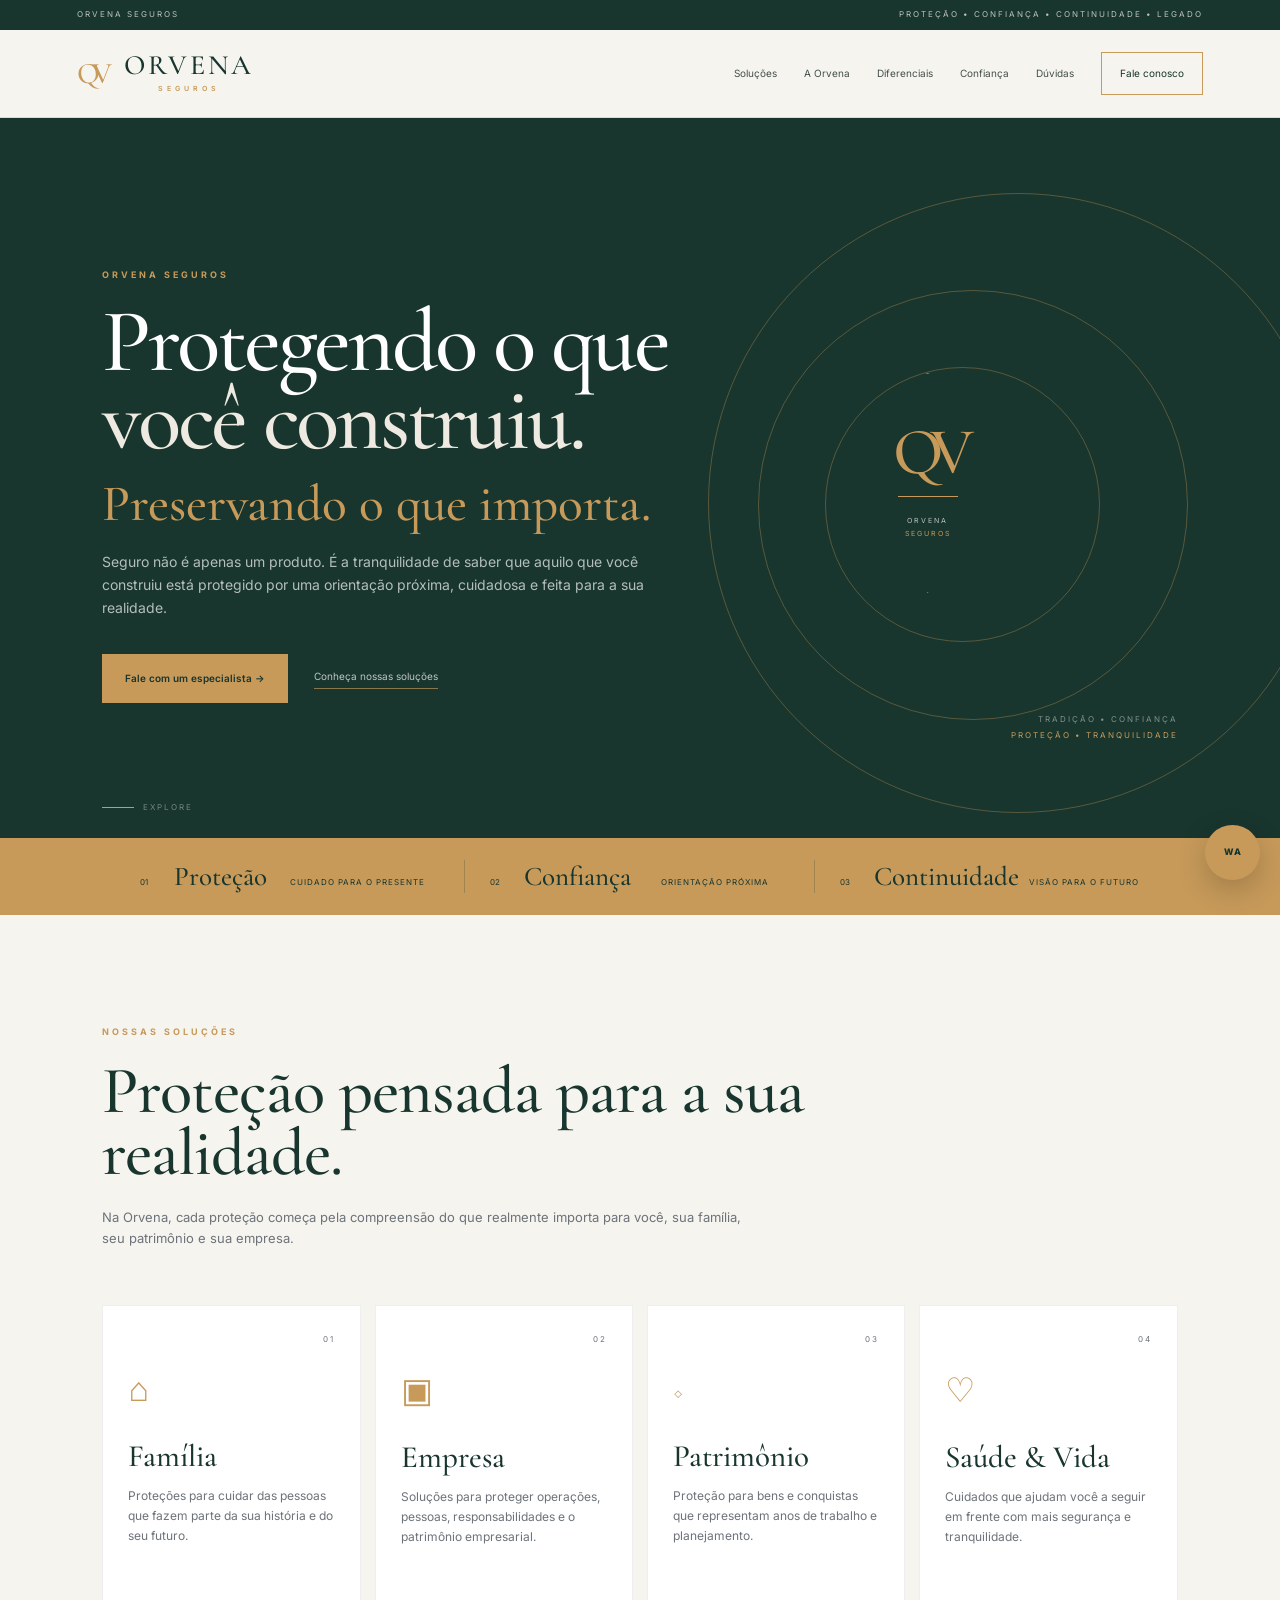
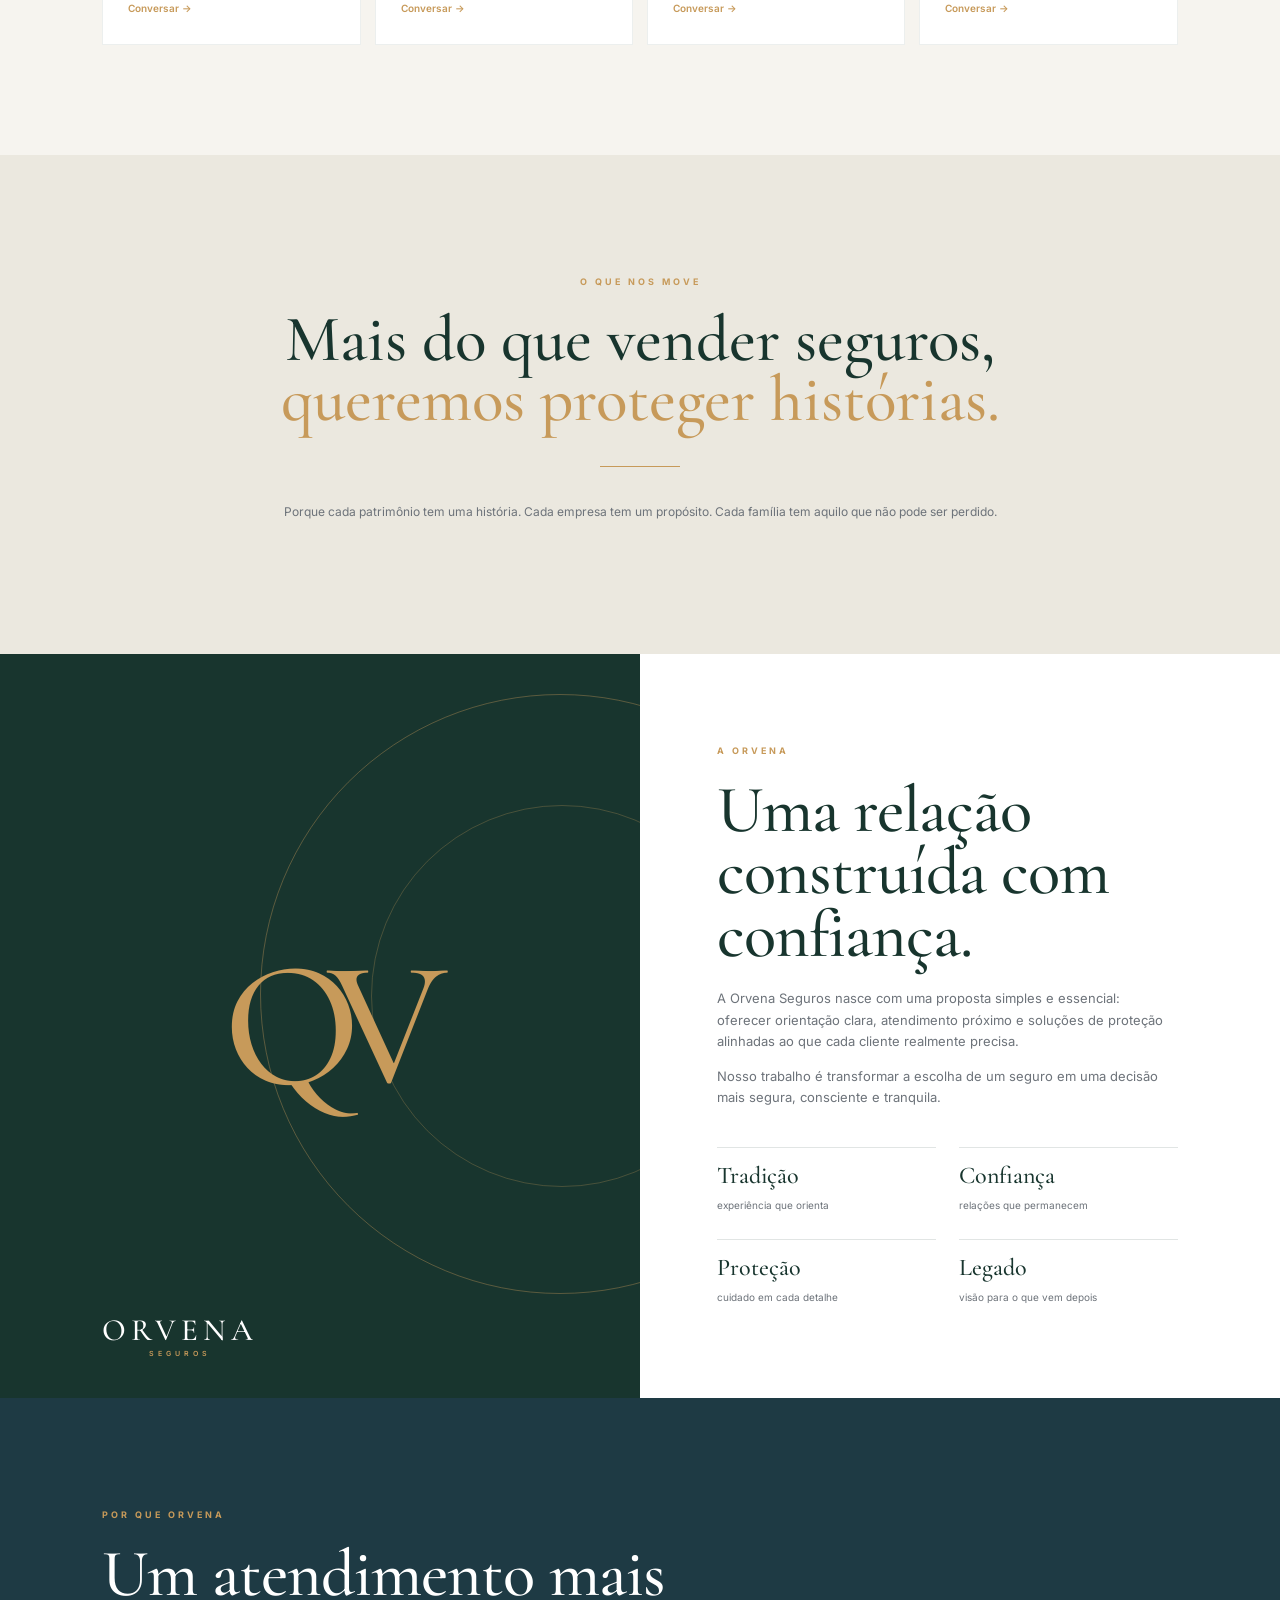
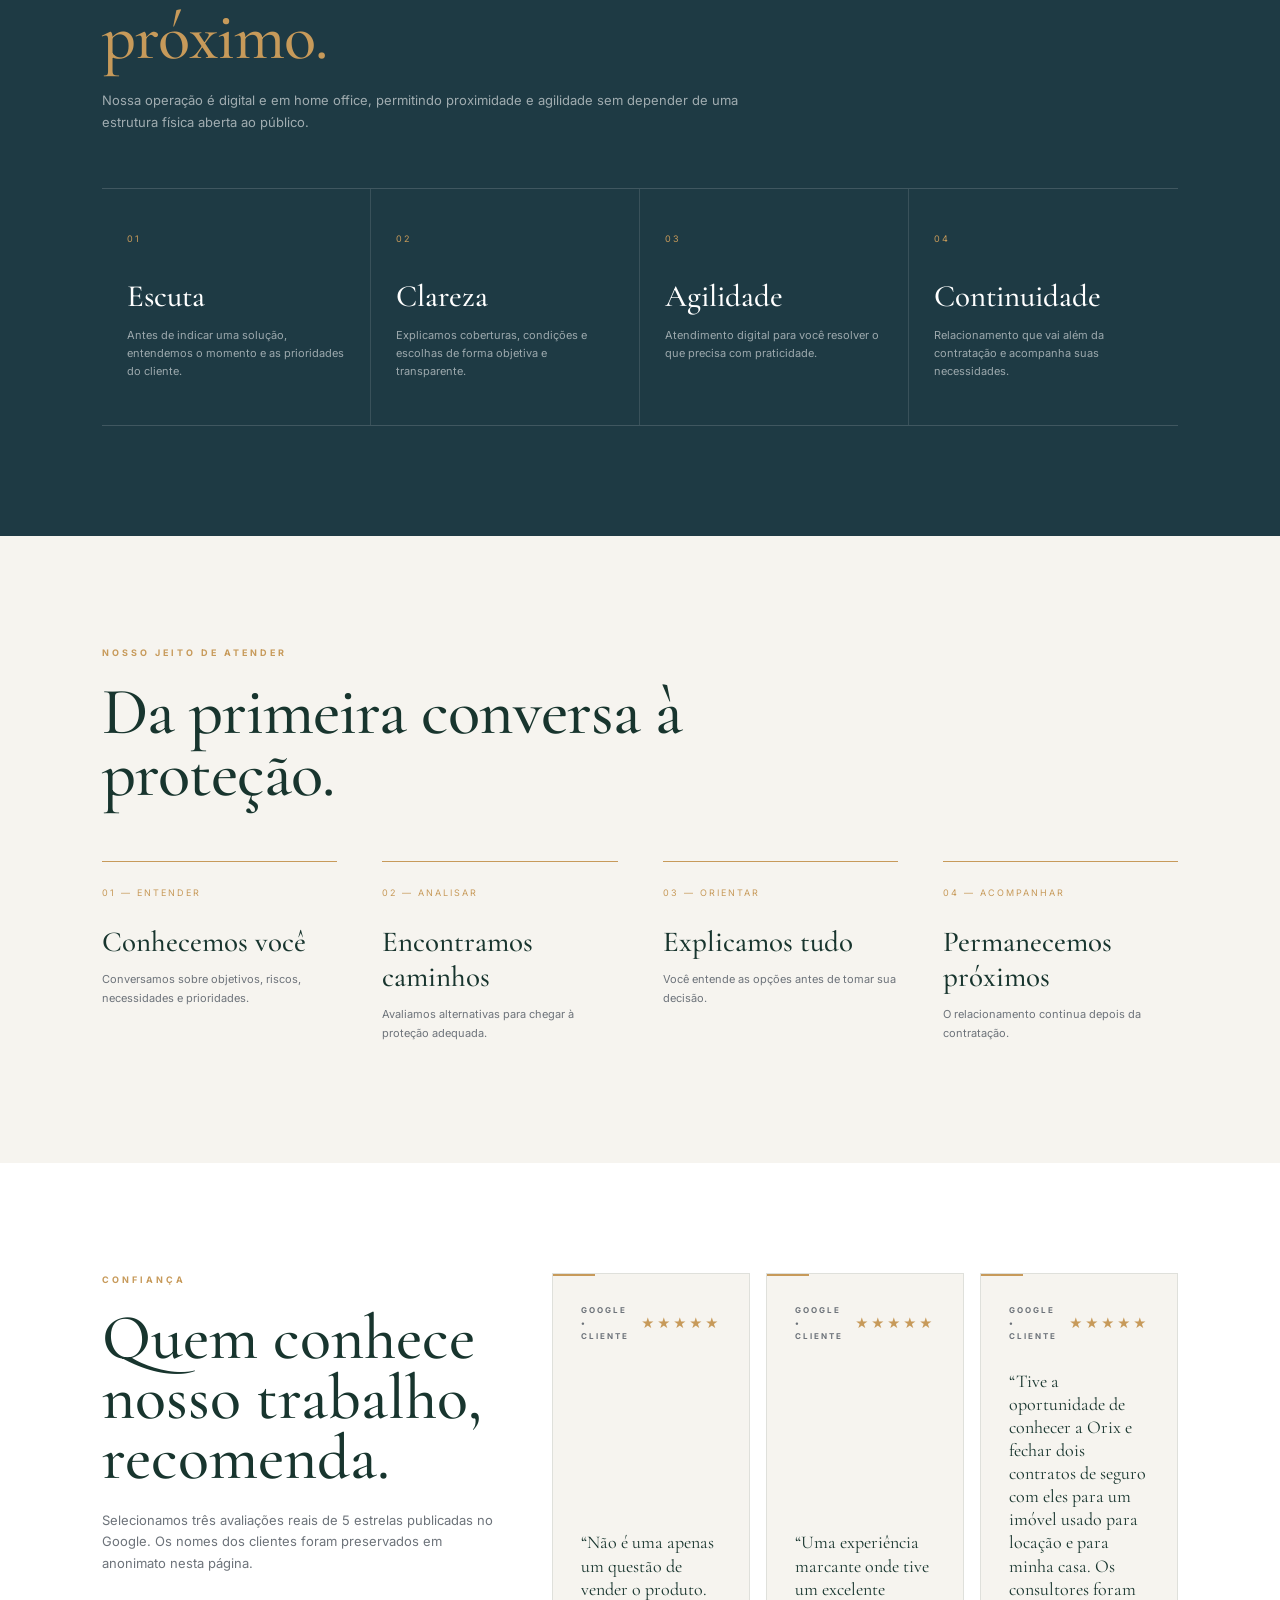
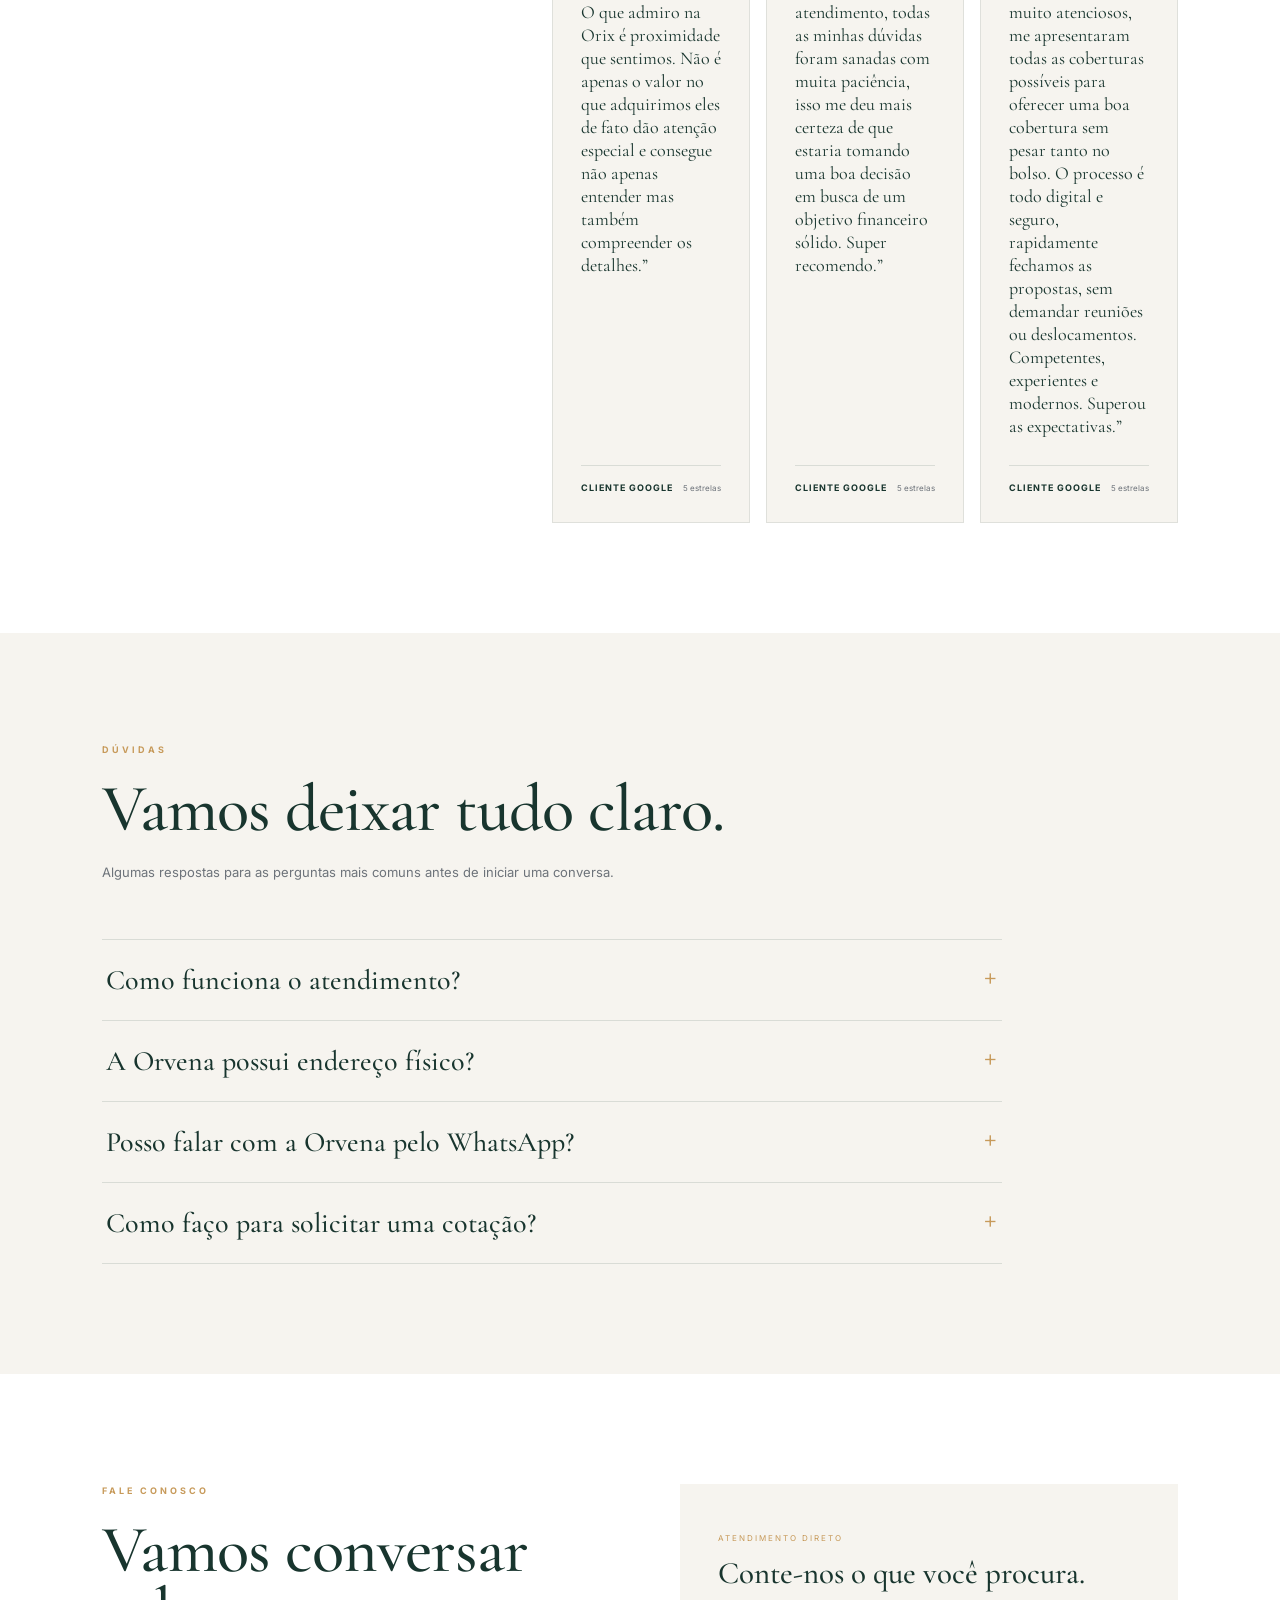
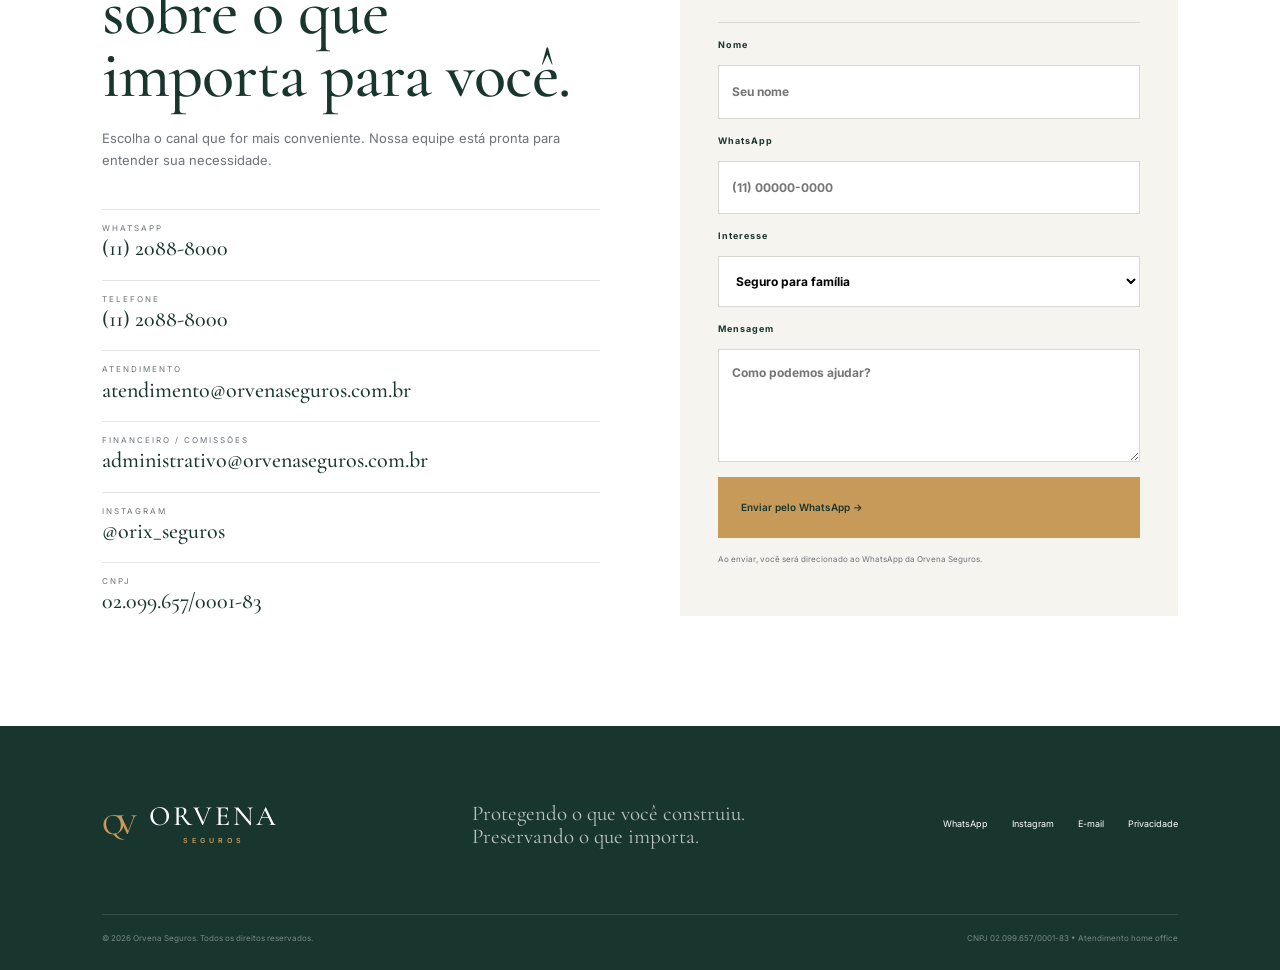
<file: index.html>
<!doctype html>
<html lang="pt-BR">
<head>
<meta charset="utf-8">
<meta name="viewport" content="width=device-width, initial-scale=1">
<title>Orvena Seguros | Protegendo o que você construiu</title>
<meta name="description" content="Orvena Seguros — proteção, confiança, continuidade e legado. Atendimento consultivo pelo WhatsApp e telefone.">
<meta name="theme-color" content="#18352E">
<link rel="icon" href="assets/favicon.svg" type="image/svg+xml">
<link rel="preconnect" href="https://fonts.googleapis.com">
<link rel="preconnect" href="https://fonts.gstatic.com" crossorigin>
<link href="https://fonts.googleapis.com/css2?family=Cormorant+Garamond:wght@400;500;600;700&family=Inter:wght@300;400;500;600;700&display=swap" rel="stylesheet">
<link rel="stylesheet" href="styles.css">
</head>
<body>

<div class="announcement">
  <span>ORVENA SEGUROS</span>
  <span>Proteção • Confiança • Continuidade • Legado</span>
</div>

<header class="header">
  <a class="logo" href="#inicio" aria-label="Orvena Seguros">
    <span class="monogram">QV</span>
    <span class="logo-name">ORVENA<small>SEGUROS</small></span>
  </a>
  <button class="menu-btn" aria-label="Abrir menu"><span></span><span></span><span></span></button>
  <nav class="nav">
    <a href="#solucoes">Soluções</a>
    <a href="#orvena">A Orvena</a>
    <a href="#diferenciais">Diferenciais</a>
    <a href="#confianca">Confiança</a>
    <a href="#duvidas">Dúvidas</a>
    <a class="nav-cta" href="#contato">Fale conosco</a>
  </nav>
</header>

<main>
<section class="hero" id="inicio">
  <div class="hero-copy">
    <p class="kicker">ORVENA SEGUROS</p>
    <h1>Protegendo o que<br><span>você construiu.</span></h1>
    <div class="hero-sub">Preservando o que importa.</div>
    <p class="hero-body">Seguro não é apenas um produto. É a tranquilidade de saber que aquilo que você construiu está protegido por uma orientação próxima, cuidadosa e feita para a sua realidade.</p>
    <div class="hero-actions">
      <a class="btn btn-gold" href="https://wa.me/551120888000?text=Ol%C3%A1%2C%20Orvena%20Seguros!%20Gostaria%20de%20falar%20com%20um%20especialista." target="_blank" rel="noopener">Fale com um especialista →</a>
      <a class="text-link" href="#solucoes">Conheça nossas soluções</a>
    </div>
  </div>
  <div class="hero-visual" aria-hidden="true">
    <div class="gold-ring ring-a"></div><div class="gold-ring ring-b"></div><div class="gold-ring ring-c"></div>
    <div class="crest"><div class="crest-top">QV</div><div class="crest-line"></div><div class="crest-text">ORVENA<br><em>SEGUROS</em></div></div>
    <div class="hero-note">TRADIÇÃO • CONFIANÇA<br><span>PROTEÇÃO • TRANQUILIDADE</span></div>
  </div>
  <div class="scroll-cue"><span></span>Explore</div>
</section>

<section class="pillars" aria-label="Pilares da marca">
  <div><small>01</small><strong>Proteção</strong><span>cuidado para o presente</span></div>
  <div><small>02</small><strong>Confiança</strong><span>orientação próxima</span></div>
  <div><small>03</small><strong>Continuidade</strong><span>visão para o futuro</span></div>
</section>

<section class="section" id="solucoes">
  <div class="section-intro">
    <p class="kicker">NOSSAS SOLUÇÕES</p>
    <h2>Proteção pensada para a sua realidade.</h2>
    <p>Na Orvena, cada proteção começa pela compreensão do que realmente importa para você, sua família, seu patrimônio e sua empresa.</p>
  </div>
  <div class="cards">
    <article class="card"><div class="card-number">01</div><div class="line-icon">⌂</div><h3>Família</h3><p>Proteções para cuidar das pessoas que fazem parte da sua história e do seu futuro.</p><a href="#contato">Conversar →</a></article>
    <article class="card"><div class="card-number">02</div><div class="line-icon">▣</div><h3>Empresa</h3><p>Soluções para proteger operações, pessoas, responsabilidades e o patrimônio empresarial.</p><a href="#contato">Conversar →</a></article>
    <article class="card"><div class="card-number">03</div><div class="line-icon">◇</div><h3>Patrimônio</h3><p>Proteção para bens e conquistas que representam anos de trabalho e planejamento.</p><a href="#contato">Conversar →</a></article>
    <article class="card"><div class="card-number">04</div><div class="line-icon">♡</div><h3>Saúde & Vida</h3><p>Cuidados que ajudam você a seguir em frente com mais segurança e tranquilidade.</p><a href="#contato">Conversar →</a></article>
  </div>
</section>

<section class="statement">
  <div class="statement-inner">
    <p class="kicker">O QUE NOS MOVE</p>
    <h2>Mais do que vender seguros,<br><i>queremos proteger histórias.</i></h2>
    <div class="statement-rule"></div>
    <p>Porque cada patrimônio tem uma história. Cada empresa tem um propósito. Cada família tem aquilo que não pode ser perdido.</p>
  </div>
</section>

<section class="about" id="orvena">
  <div class="about-art">
    <div class="about-circle"></div><div class="about-qv">QV</div>
    <div class="about-caption">ORVENA <span>SEGUROS</span></div>
  </div>
  <div class="about-copy">
    <p class="kicker">A ORVENA</p>
    <h2>Uma relação construída com confiança.</h2>
    <p>A Orvena Seguros nasce com uma proposta simples e essencial: oferecer orientação clara, atendimento próximo e soluções de proteção alinhadas ao que cada cliente realmente precisa.</p>
    <p>Nosso trabalho é transformar a escolha de um seguro em uma decisão mais segura, consciente e tranquila.</p>
    <div class="values">
      <div><b>Tradição</b><span>experiência que orienta</span></div>
      <div><b>Confiança</b><span>relações que permanecem</span></div>
      <div><b>Proteção</b><span>cuidado em cada detalhe</span></div>
      <div><b>Legado</b><span>visão para o que vem depois</span></div>
    </div>
  </div>
</section>

<section class="dark" id="diferenciais">
  <div class="section-intro">
    <p class="kicker">POR QUE ORVENA</p>
    <h2>Um atendimento mais <i>próximo.</i></h2>
    <p style="color:rgba(255,255,255,.58)">Nossa operação é digital e em home office, permitindo proximidade e agilidade sem depender de uma estrutura física aberta ao público.</p>
  </div>
  <div class="differentials">
    <article class="diff"><span>01</span><h3>Escuta</h3><p>Antes de indicar uma solução, entendemos o momento e as prioridades do cliente.</p></article>
    <article class="diff"><span>02</span><h3>Clareza</h3><p>Explicamos coberturas, condições e escolhas de forma objetiva e transparente.</p></article>
    <article class="diff"><span>03</span><h3>Agilidade</h3><p>Atendimento digital para você resolver o que precisa com praticidade.</p></article>
    <article class="diff"><span>04</span><h3>Continuidade</h3><p>Relacionamento que vai além da contratação e acompanha suas necessidades.</p></article>
  </div>
</section>

<section class="section">
  <div class="section-intro"><p class="kicker">NOSSO JEITO DE ATENDER</p><h2>Da primeira conversa à proteção.</h2></div>
  <div class="process-grid">
    <div class="process-step"><span>01 — ENTENDER</span><h3>Conhecemos você</h3><p>Conversamos sobre objetivos, riscos, necessidades e prioridades.</p></div>
    <div class="process-step"><span>02 — ANALISAR</span><h3>Encontramos caminhos</h3><p>Avaliamos alternativas para chegar à proteção adequada.</p></div>
    <div class="process-step"><span>03 — ORIENTAR</span><h3>Explicamos tudo</h3><p>Você entende as opções antes de tomar sua decisão.</p></div>
    <div class="process-step"><span>04 — ACOMPANHAR</span><h3>Permanecemos próximos</h3><p>O relacionamento continua depois da contratação.</p></div>
  </div>
</section>

<section class="trust" id="confianca">
  <div class="trust-content">
    <p class="kicker">CONFIANÇA</p>
    <h2>Quem conhece nosso trabalho, recomenda.</h2>
    <p>Selecionamos três avaliações reais de 5 estrelas publicadas no Google. Os nomes dos clientes foram preservados em anonimato nesta página.</p>
  </div>
  <div class="reviews-grid">
    <article class="testimonial">
      <div class="testimonial-top"><span class="google-label">GOOGLE • CLIENTE</span><span class="stars">★★★★★</span></div>
      <p class="testimonial-text">“Não é uma apenas um questão de vender o produto. O que admiro na Orix é proximidade que sentimos. Não é apenas o valor no que adquirimos eles de fato dão atenção especial e consegue não apenas entender mas também compreender os detalhes.”</p>
      <div class="testimonial-bottom"><span>Cliente Google</span><small>5 estrelas</small></div>
    </article>
    <article class="testimonial">
      <div class="testimonial-top"><span class="google-label">GOOGLE • CLIENTE</span><span class="stars">★★★★★</span></div>
      <p class="testimonial-text">“Uma experiência marcante onde tive um excelente atendimento, todas as minhas dúvidas foram sanadas com muita paciência, isso me deu mais certeza de que estaria tomando uma boa decisão em busca de um objetivo financeiro sólido. Super recomendo.”</p>
      <div class="testimonial-bottom"><span>Cliente Google</span><small>5 estrelas</small></div>
    </article>
    <article class="testimonial">
      <div class="testimonial-top"><span class="google-label">GOOGLE • CLIENTE</span><span class="stars">★★★★★</span></div>
      <p class="testimonial-text">“Tive a oportunidade de conhecer a Orix e fechar dois contratos de seguro com eles para um imóvel usado para locação e para minha casa. Os consultores foram muito atenciosos, me apresentaram todas as coberturas possíveis para oferecer uma boa cobertura sem pesar tanto no bolso. O processo é todo digital e seguro, rapidamente fechamos as propostas, sem demandar reuniões ou deslocamentos. Competentes, experientes e modernos. Superou as expectativas.”</p>
      <div class="testimonial-bottom"><span>Cliente Google</span><small>5 estrelas</small></div>
    </article>
  </div>
</section>

<section class="section" id="duvidas">
  <div class="section-intro"><p class="kicker">DÚVIDAS</p><h2>Vamos deixar tudo claro.</h2><p>Algumas respostas para as perguntas mais comuns antes de iniciar uma conversa.</p></div>
  <div class="faq-list">
    <details><summary>Como funciona o atendimento?</summary><p>O atendimento é feito de forma digital, principalmente pelo WhatsApp e telefone, com orientação personalizada.</p></details>
    <details><summary>A Orvena possui endereço físico?</summary><p>Não. A Orvena trabalha em modelo home office e oferece atendimento digital, sem atendimento presencial em endereço comercial.</p></details>
    <details><summary>Posso falar com a Orvena pelo WhatsApp?</summary><p>Sim. Você pode falar conosco diretamente pelo número (11) 2088-8000.</p></details>
    <details><summary>Como faço para solicitar uma cotação?</summary><p>Entre em contato pelo WhatsApp ou pelo telefone. Vamos entender sua necessidade e orientar os próximos passos.</p></details>
  </div>
</section>

<section class="contact" id="contato">
  <div class="contact-copy">
    <p class="kicker">FALE CONOSCO</p>
    <h2>Vamos conversar sobre o que importa para você.</h2>
    <p>Escolha o canal que for mais conveniente. Nossa equipe está pronta para entender sua necessidade.</p>
    <div class="contact-details">
      <a href="https://wa.me/551120888000" target="_blank" rel="noopener"><span>WhatsApp</span><strong>(11) 2088-8000</strong></a>
      <a href="tel:+551120888000"><span>Telefone</span><strong>(11) 2088-8000</strong></a>
      <a href="mailto:atendimento@orvenaseguros.com.br"><span>Atendimento</span><strong>atendimento@orvenaseguros.com.br</strong></a>
      <a href="mailto:administrativo@orvenaseguros.com.br"><span>Financeiro / Comissões</span><strong>administrativo@orvenaseguros.com.br</strong></a>
      <div><span>Instagram</span><strong>@orix_seguros</strong></div>
      <div><span>CNPJ</span><strong>02.099.657/0001-83</strong></div>
    </div>
  </div>
  <form class="lead-form" id="leadForm">
    <div class="form-heading"><span>ATENDIMENTO DIRETO</span><h3>Conte-nos o que você procura.</h3></div>
    <label>Nome<input name="nome" required placeholder="Seu nome"></label>
    <label>WhatsApp<input name="whatsapp" required placeholder="(11) 00000-0000"></label>
    <label>Interesse<select name="interesse"><option>Seguro para família</option><option>Seguro empresarial</option><option>Seguro patrimonial</option><option>Saúde ou vida</option><option>Outro assunto</option></select></label>
    <label>Mensagem<textarea name="mensagem" rows="4" placeholder="Como podemos ajudar?"></textarea></label>
    <button class="btn btn-gold" type="submit">Enviar pelo WhatsApp →</button>
    <p class="form-note">Ao enviar, você será direcionado ao WhatsApp da Orvena Seguros.</p>
  </form>
</section>
</main>

<footer class="footer">
  <div class="footer-top">
    <a class="logo footer-logo" href="#inicio"><span class="monogram">QV</span><span class="logo-name">ORVENA<small>SEGUROS</small></span></a>
    <p>Protegendo o que você construiu.<br>Preservando o que importa.</p>
    <div class="footer-nav"><a href="https://wa.me/551120888000" target="_blank" rel="noopener">WhatsApp</a><a href="https://www.instagram.com/orix_seguros/" target="_blank" rel="noopener">Instagram</a><a href="mailto:atendimento@orvenaseguros.com.br">E-mail</a><a href="privacidade.html">Privacidade</a></div>
  </div>
  <div class="footer-bottom"><span>© 2026 Orvena Seguros. Todos os direitos reservados.</span><span>CNPJ 02.099.657/0001-83 • Atendimento home office</span></div>
</footer>

<a class="whatsapp-float" href="https://wa.me/551120888000?text=Ol%C3%A1%2C%20Orvena%20Seguros!" target="_blank" rel="noopener" aria-label="Falar com a Orvena pelo WhatsApp">WA</a>

<script src="script.js"></script>
</body>
</html>
</file>
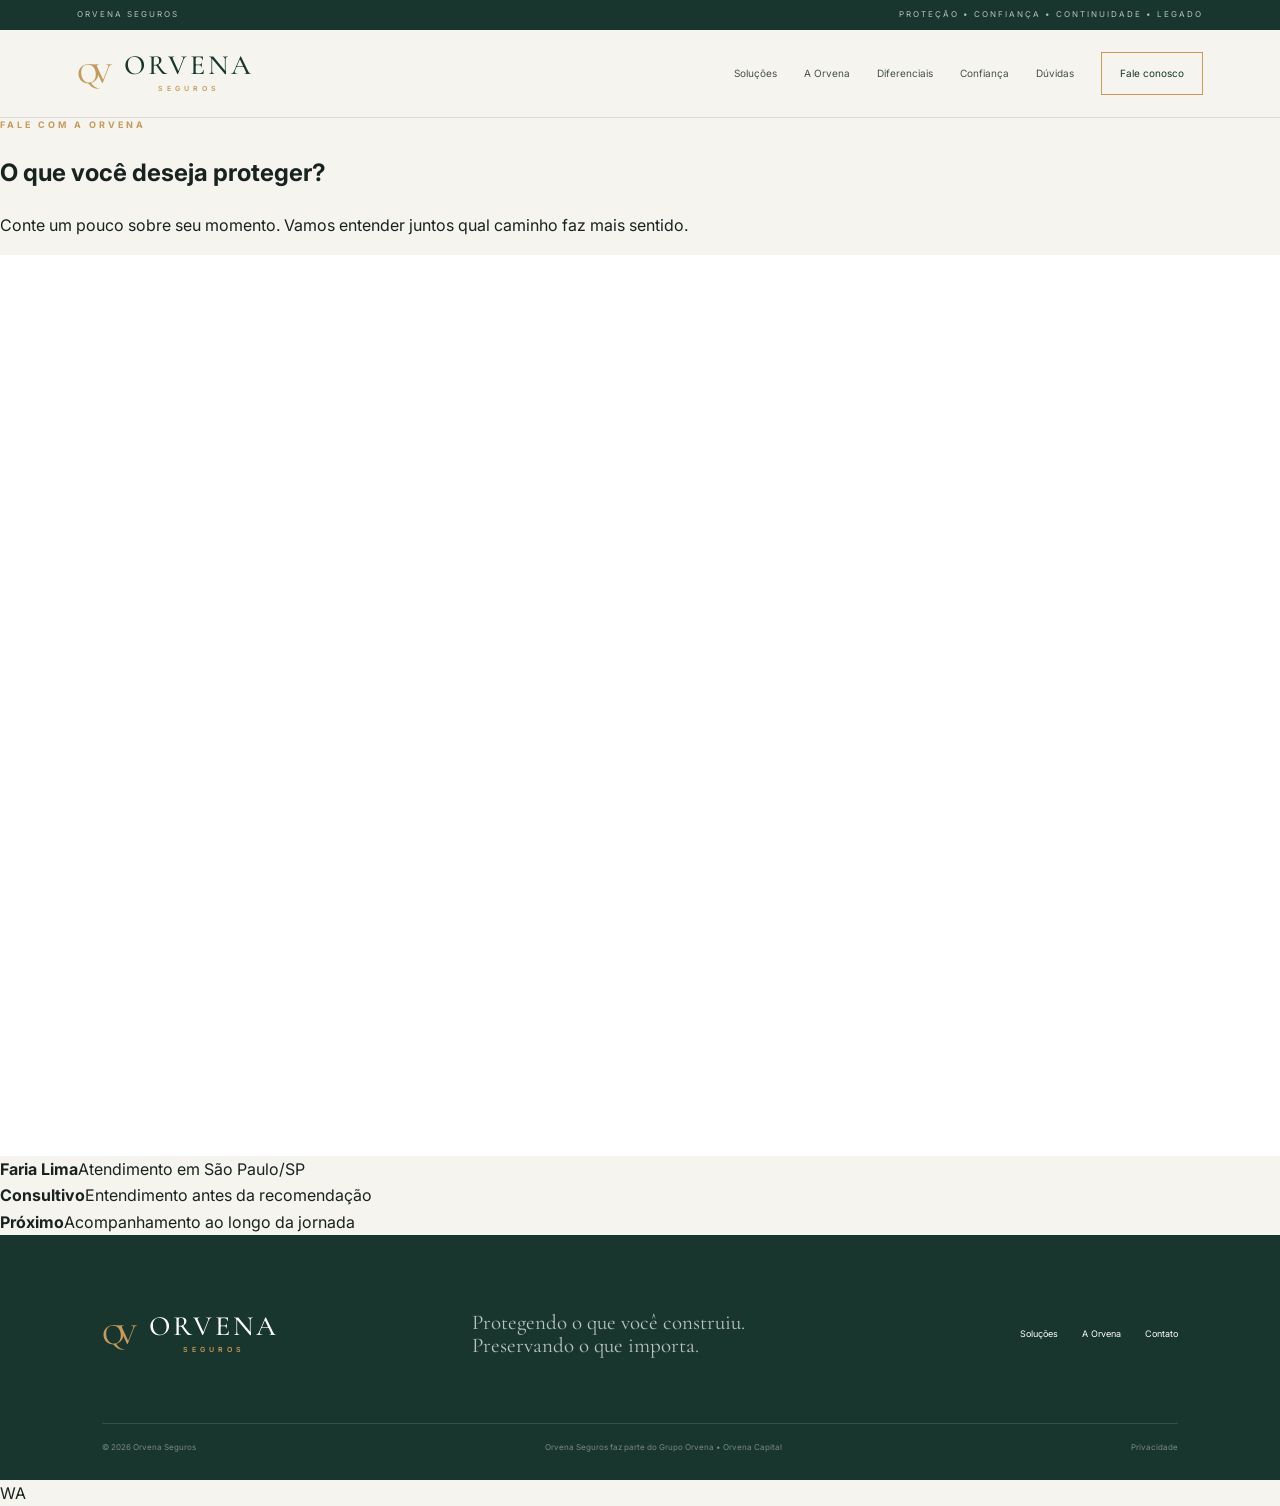
<file: contato.html>
<!doctype html>
<html lang="pt-BR">
<head>
<meta charset="utf-8"><meta name="viewport" content="width=device-width, initial-scale=1">
<title>Orvena Seguros | Contato</title>
<meta name="description" content="Orvena Seguros — proteção, confiança, continuidade e legado.">
<meta name="theme-color" content="#18352E">
<link rel="icon" href="assets/favicon.svg" type="image/svg+xml">
<link rel="preconnect" href="https://fonts.googleapis.com"><link rel="preconnect" href="https://fonts.gstatic.com" crossorigin>
<link href="https://fonts.googleapis.com/css2?family=Cormorant+Garamond:wght@400;500;600;700&family=Inter:wght@300;400;500;600;700&display=swap" rel="stylesheet">
<link rel="stylesheet" href="styles.css">
</head>
<body>
<div class="announcement"><span>ORVENA SEGUROS</span><span>Proteção • Confiança • Continuidade • Legado</span></div>
<header class="header">
<a class="logo" href="index.html"><span class="monogram">QV</span><span class="logo-name">ORVENA<small>SEGUROS</small></span></a>
<button class="menu-btn" aria-label="Abrir menu"><span></span><span></span></button>
<nav class="nav">
<a href="index.html#solucoes">Soluções</a><a href="index.html#orvena">A Orvena</a><a href="index.html#diferenciais">Diferenciais</a><a href="index.html#depoimentos">Confiança</a><a href="index.html#faq">Dúvidas</a><a class="nav-cta" href="contato.html">Fale conosco</a>
</nav></header>
<main>
<section class="page-hero"><p class="kicker">FALE COM A ORVENA</p><h1>O que você deseja proteger?</h1><p>Conte um pouco sobre seu momento. Vamos entender juntos qual caminho faz mais sentido.</p></section>
<section class="contact"><div class="contact-copy reveal"><p class="kicker">ATENDIMENTO CONSULTIVO</p><h2>Vamos conversar.</h2><p class="body-copy">O primeiro passo não precisa ser uma decisão. Pode ser apenas uma conversa para entender riscos, prioridades e possibilidades.</p>
<div class="contact-details"><a href="https://wa.me/551120888000" target="_blank" rel="noopener"><span>WhatsApp</span><strong>(11) 2088-8000</strong></a><a href="mailto:atendimento@orvenaseguros.com.br"><span>E-mail</span><strong>atendimento@orvenaseguros.com.br</strong></a><a href="mailto:administrativo@orvenaseguros.com.br"><span>Financeiro / Comissões</span><strong>administrativo@orvenaseguros.com.br</strong></a><div><span>Atendimento</span><strong>Home office • Atendimento digital</strong></div><div><span>CNPJ</span><strong>02.099.657/0001-83</strong></div></div></div>
<form class="lead-form reveal" id="leadForm"><div class="form-heading"><span>01</span><h3>Conte-nos sobre você.</h3></div><label>Nome<input name="nome" required placeholder="Seu nome"></label><label>WhatsApp<input name="whatsapp" required placeholder="(11) 99999-9999"></label><label>O que você deseja proteger?<select name="interesse"><option>Minha família</option><option>Meu patrimônio</option><option>Minha empresa</option><option>Minha saúde</option><option>Quero orientação</option></select></label><label>Mensagem<textarea name="mensagem" rows="5" placeholder="Conte brevemente o que você procura"></textarea></label><button class="btn btn-gold" type="submit">Enviar pelo WhatsApp <b>→</b></button><p class="form-note">Ao enviar, seus dados serão utilizados para atendimento da solicitação. Consulte nossa Política de Privacidade.</p></form></section>
<section class="info-band"><div><strong>Faria Lima</strong><span>Atendimento em São Paulo/SP</span></div><div><strong>Consultivo</strong><span>Entendimento antes da recomendação</span></div><div><strong>Próximo</strong><span>Acompanhamento ao longo da jornada</span></div></section>
</main>
<footer class="footer">
<div class="footer-top"><a class="logo footer-logo" href="index.html"><span class="monogram">QV</span><span class="logo-name">ORVENA<small>SEGUROS</small></span></a>
<p>Protegendo o que você construiu.<br>Preservando o que importa.</p>
<div class="footer-nav"><a href="index.html#solucoes">Soluções</a><a href="sobre.html">A Orvena</a><a href="contato.html">Contato</a></div></div>
<div class="footer-bottom"><span>© 2026 Orvena Seguros</span><span>Orvena Seguros faz parte do Grupo Orvena • Orvena Capital</span><span><a href="privacidade.html">Privacidade</a></span></div>
</footer>
<a class="floating-whatsapp" href="https://wa.me/551120888000" target="_blank" rel="noopener">WA</a>
<script src="script.js"></script>
</body></html>
</file>
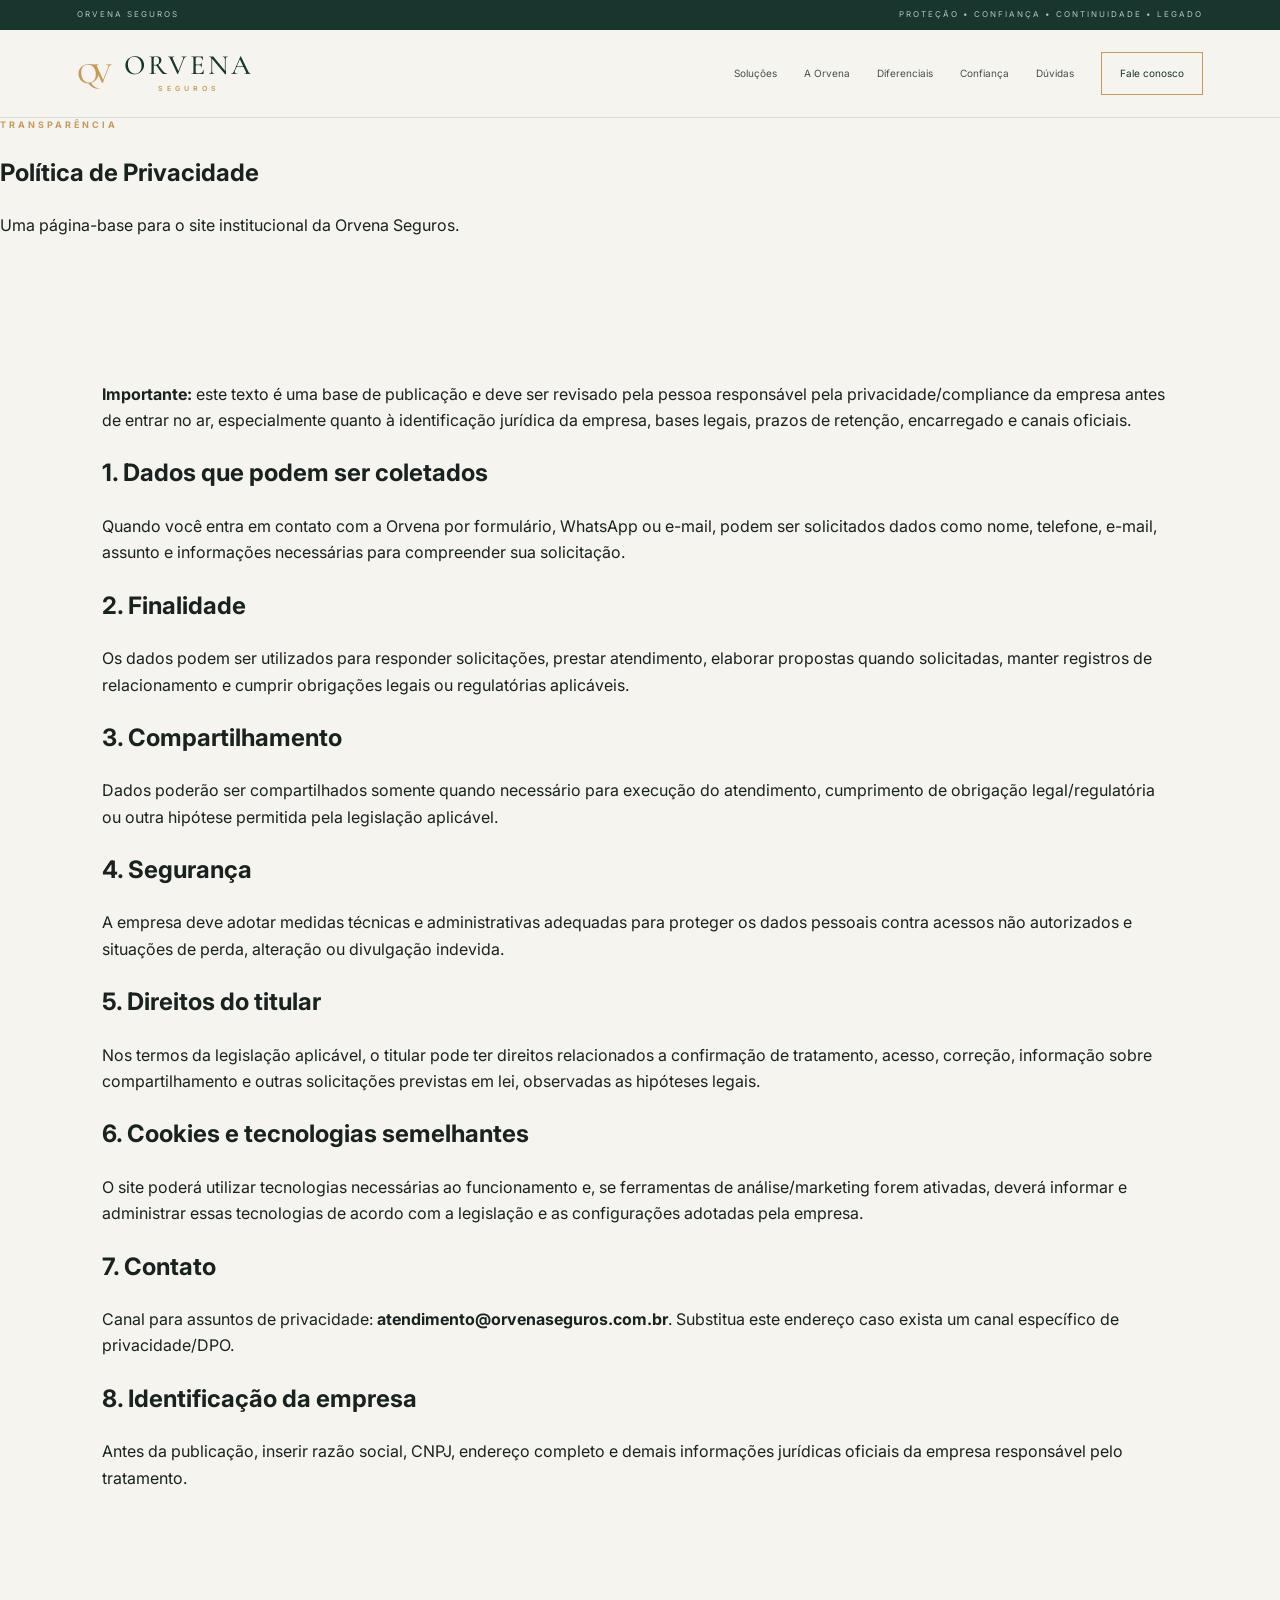
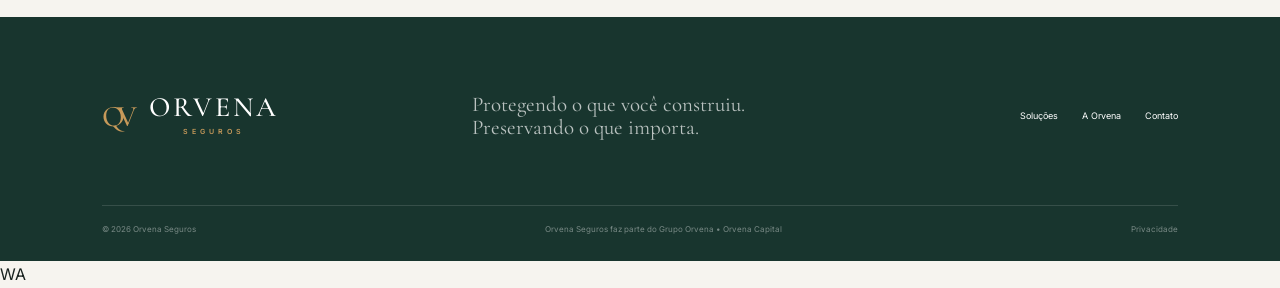
<file: privacidade.html>
<!doctype html>
<html lang="pt-BR">
<head>
<meta charset="utf-8"><meta name="viewport" content="width=device-width, initial-scale=1">
<title>Orvena Seguros | Política de Privacidade</title>
<meta name="description" content="Orvena Seguros — proteção, confiança, continuidade e legado.">
<meta name="theme-color" content="#18352E">
<link rel="icon" href="assets/favicon.svg" type="image/svg+xml">
<link rel="preconnect" href="https://fonts.googleapis.com"><link rel="preconnect" href="https://fonts.gstatic.com" crossorigin>
<link href="https://fonts.googleapis.com/css2?family=Cormorant+Garamond:wght@400;500;600;700&family=Inter:wght@300;400;500;600;700&display=swap" rel="stylesheet">
<link rel="stylesheet" href="styles.css">
</head>
<body>
<div class="announcement"><span>ORVENA SEGUROS</span><span>Proteção • Confiança • Continuidade • Legado</span></div>
<header class="header">
<a class="logo" href="index.html"><span class="monogram">QV</span><span class="logo-name">ORVENA<small>SEGUROS</small></span></a>
<button class="menu-btn" aria-label="Abrir menu"><span></span><span></span></button>
<nav class="nav">
<a href="index.html#solucoes">Soluções</a><a href="index.html#orvena">A Orvena</a><a href="index.html#diferenciais">Diferenciais</a><a href="index.html#depoimentos">Confiança</a><a href="index.html#faq">Dúvidas</a><a class="nav-cta" href="contato.html">Fale conosco</a>
</nav></header>
<main>
<section class="page-hero"><p class="kicker">TRANSPARÊNCIA</p><h1>Política de Privacidade</h1><p>Uma página-base para o site institucional da Orvena Seguros.</p></section>
<section class="section privacy"><p class="body-copy"><strong>Importante:</strong> este texto é uma base de publicação e deve ser revisado pela pessoa responsável pela privacidade/compliance da empresa antes de entrar no ar, especialmente quanto à identificação jurídica da empresa, bases legais, prazos de retenção, encarregado e canais oficiais.</p>
<h2>1. Dados que podem ser coletados</h2><p>Quando você entra em contato com a Orvena por formulário, WhatsApp ou e-mail, podem ser solicitados dados como nome, telefone, e-mail, assunto e informações necessárias para compreender sua solicitação.</p>
<h2>2. Finalidade</h2><p>Os dados podem ser utilizados para responder solicitações, prestar atendimento, elaborar propostas quando solicitadas, manter registros de relacionamento e cumprir obrigações legais ou regulatórias aplicáveis.</p>
<h2>3. Compartilhamento</h2><p>Dados poderão ser compartilhados somente quando necessário para execução do atendimento, cumprimento de obrigação legal/regulatória ou outra hipótese permitida pela legislação aplicável.</p>
<h2>4. Segurança</h2><p>A empresa deve adotar medidas técnicas e administrativas adequadas para proteger os dados pessoais contra acessos não autorizados e situações de perda, alteração ou divulgação indevida.</p>
<h2>5. Direitos do titular</h2><p>Nos termos da legislação aplicável, o titular pode ter direitos relacionados a confirmação de tratamento, acesso, correção, informação sobre compartilhamento e outras solicitações previstas em lei, observadas as hipóteses legais.</p>
<h2>6. Cookies e tecnologias semelhantes</h2><p>O site poderá utilizar tecnologias necessárias ao funcionamento e, se ferramentas de análise/marketing forem ativadas, deverá informar e administrar essas tecnologias de acordo com a legislação e as configurações adotadas pela empresa.</p>
<h2>7. Contato</h2><p>Canal para assuntos de privacidade: <strong>atendimento@orvenaseguros.com.br</strong>. Substitua este endereço caso exista um canal específico de privacidade/DPO.</p>
<h2>8. Identificação da empresa</h2><p>Antes da publicação, inserir razão social, CNPJ, endereço completo e demais informações jurídicas oficiais da empresa responsável pelo tratamento.</p>
</section>
</main>
<footer class="footer">
<div class="footer-top"><a class="logo footer-logo" href="index.html"><span class="monogram">QV</span><span class="logo-name">ORVENA<small>SEGUROS</small></span></a>
<p>Protegendo o que você construiu.<br>Preservando o que importa.</p>
<div class="footer-nav"><a href="index.html#solucoes">Soluções</a><a href="sobre.html">A Orvena</a><a href="contato.html">Contato</a></div></div>
<div class="footer-bottom"><span>© 2026 Orvena Seguros</span><span>Orvena Seguros faz parte do Grupo Orvena • Orvena Capital</span><span><a href="privacidade.html">Privacidade</a></span></div>
</footer>
<a class="floating-whatsapp" href="https://wa.me/551187854321" target="_blank" rel="noopener">WA</a>
<script src="script.js"></script>
</body></html>
</file>
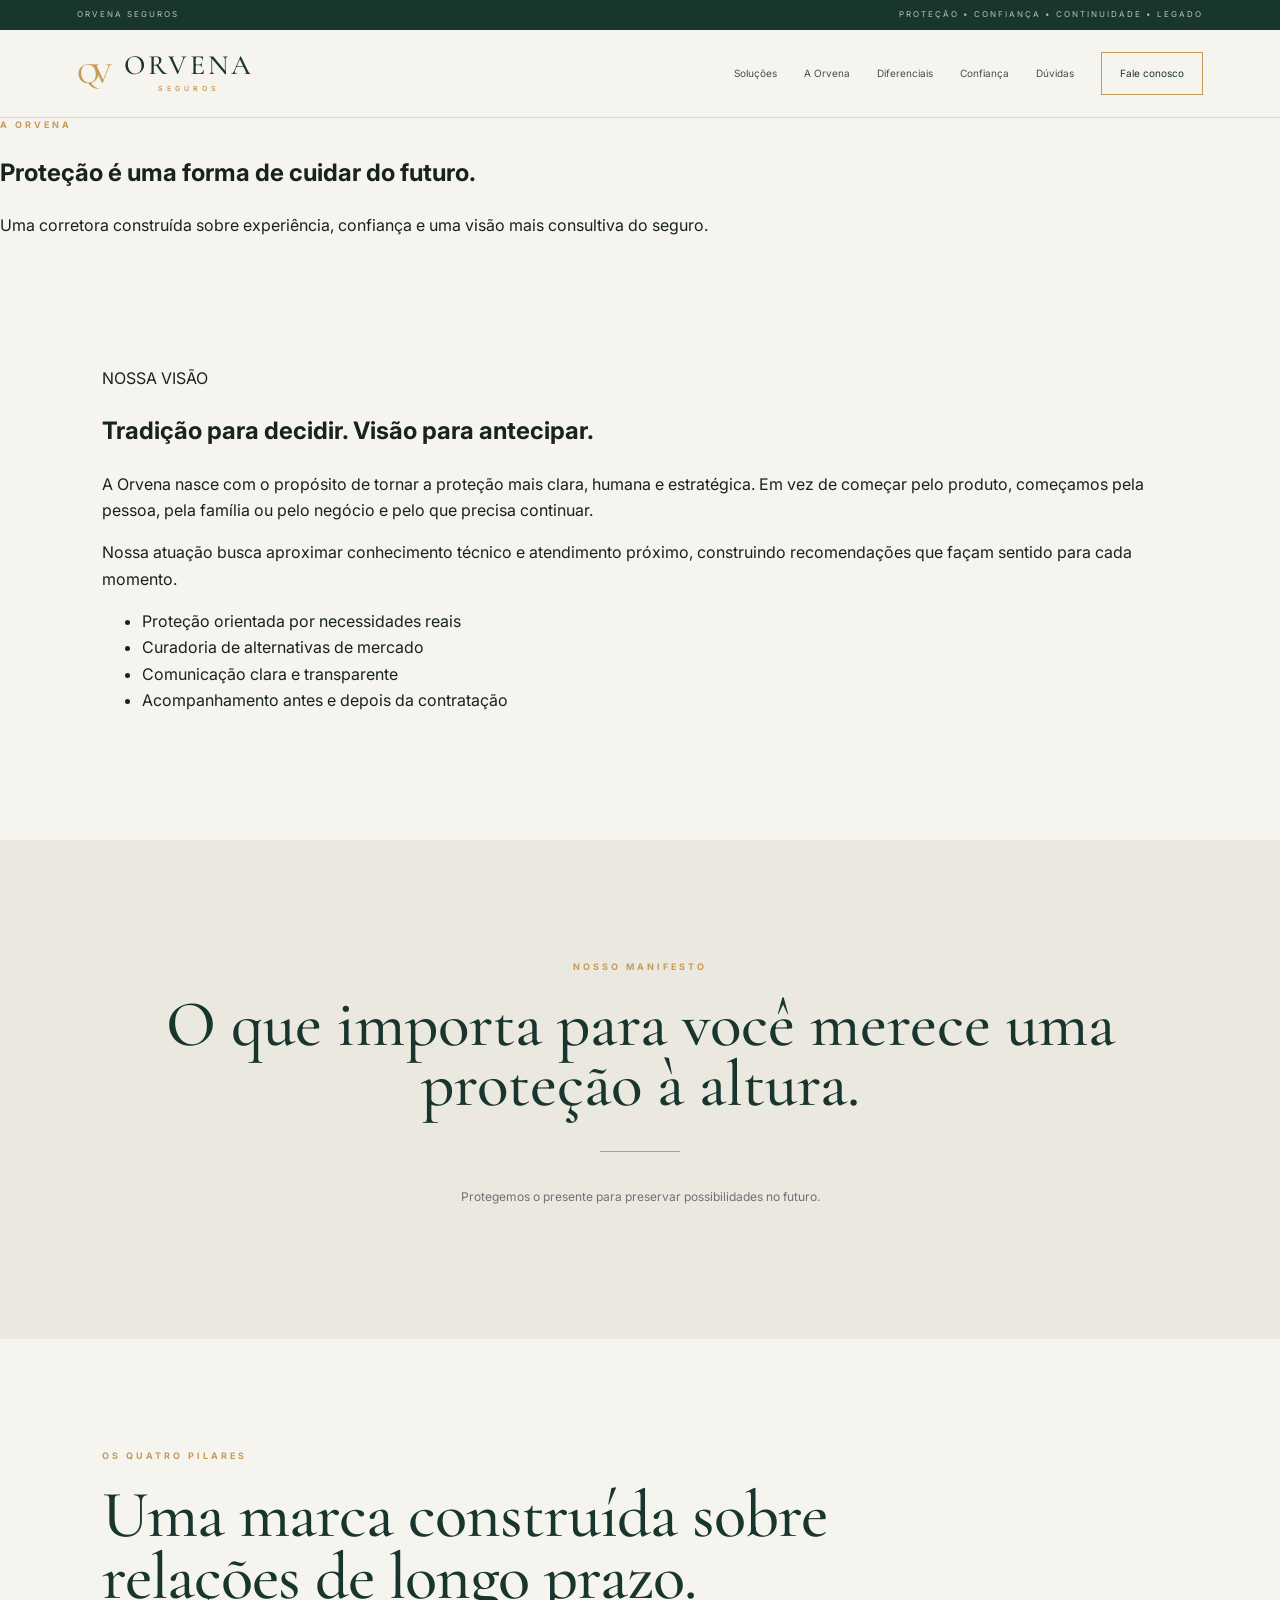
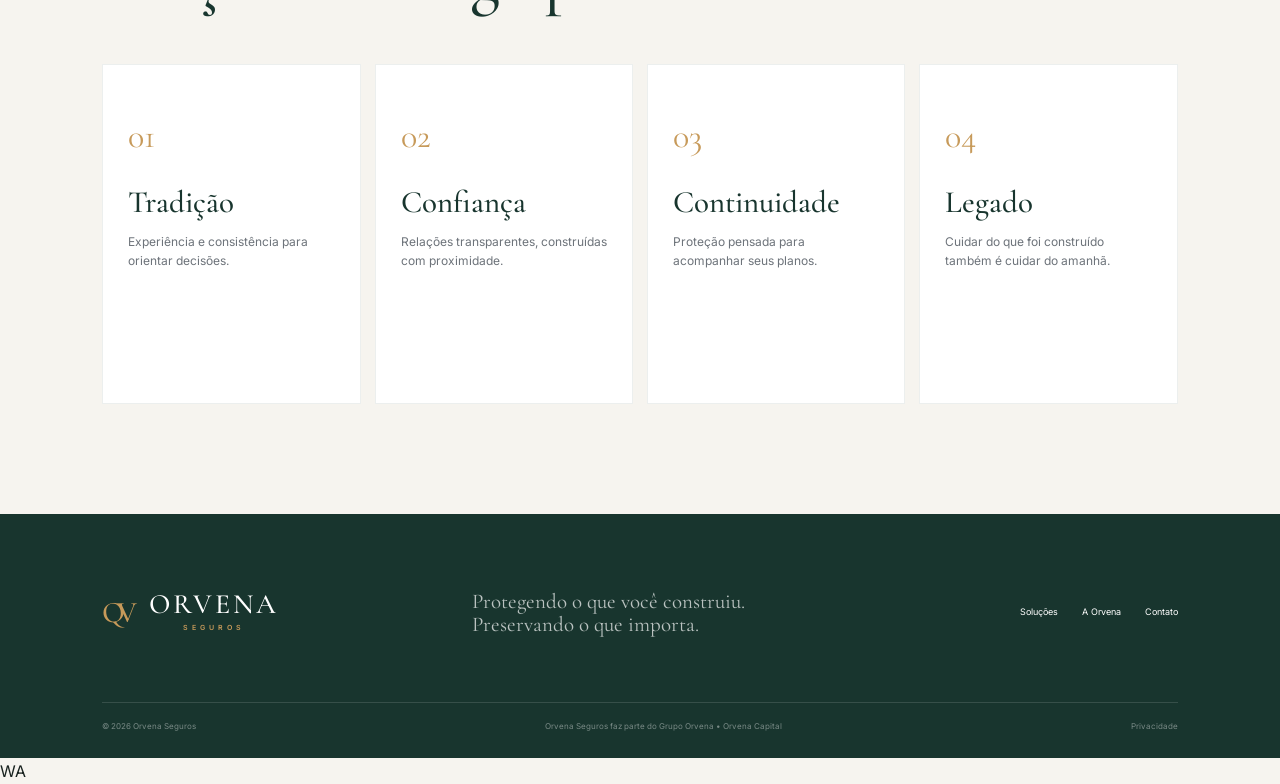
<file: sobre.html>
<!doctype html>
<html lang="pt-BR">
<head>
<meta charset="utf-8"><meta name="viewport" content="width=device-width, initial-scale=1">
<title>Orvena Seguros | A Orvena</title>
<meta name="description" content="Orvena Seguros — proteção, confiança, continuidade e legado.">
<meta name="theme-color" content="#18352E">
<link rel="icon" href="assets/favicon.svg" type="image/svg+xml">
<link rel="preconnect" href="https://fonts.googleapis.com"><link rel="preconnect" href="https://fonts.gstatic.com" crossorigin>
<link href="https://fonts.googleapis.com/css2?family=Cormorant+Garamond:wght@400;500;600;700&family=Inter:wght@300;400;500;600;700&display=swap" rel="stylesheet">
<link rel="stylesheet" href="styles.css">
</head>
<body>
<div class="announcement"><span>ORVENA SEGUROS</span><span>Proteção • Confiança • Continuidade • Legado</span></div>
<header class="header">
<a class="logo" href="index.html"><span class="monogram">QV</span><span class="logo-name">ORVENA<small>SEGUROS</small></span></a>
<button class="menu-btn" aria-label="Abrir menu"><span></span><span></span></button>
<nav class="nav">
<a href="index.html#solucoes">Soluções</a><a href="index.html#orvena">A Orvena</a><a href="index.html#diferenciais">Diferenciais</a><a href="index.html#depoimentos">Confiança</a><a href="index.html#faq">Dúvidas</a><a class="nav-cta" href="contato.html">Fale conosco</a>
</nav></header>
<main>
<section class="page-hero"><p class="kicker">A ORVENA</p><h1>Proteção é uma forma de cuidar do futuro.</h1><p>Uma corretora construída sobre experiência, confiança e uma visão mais consultiva do seguro.</p></section>
<section class="section"><div class="solution-detail"><div><span class="detail-label">NOSSA VISÃO</span><h2 class="detail-title">Tradição para decidir. Visão para antecipar.</h2></div><div><p class="detail-copy">A Orvena nasce com o propósito de tornar a proteção mais clara, humana e estratégica. Em vez de começar pelo produto, começamos pela pessoa, pela família ou pelo negócio e pelo que precisa continuar.</p><p class="detail-copy">Nossa atuação busca aproximar conhecimento técnico e atendimento próximo, construindo recomendações que façam sentido para cada momento.</p><ul class="detail-list"><li>Proteção orientada por necessidades reais</li><li>Curadoria de alternativas de mercado</li><li>Comunicação clara e transparente</li><li>Acompanhamento antes e depois da contratação</li></ul></div></div></section>
<section class="statement"><div class="statement-inner"><p class="kicker">NOSSO MANIFESTO</p><h2>O que importa para você merece uma proteção à altura.</h2><div class="statement-rule"></div><p>Protegemos o presente para preservar possibilidades no futuro.</p></div></section>
<section class="section"><div class="section-intro"><p class="kicker">OS QUATRO PILARES</p><h2>Uma marca construída sobre relações de longo prazo.</h2></div><div class="cards"><article class="card"><div class="line-icon">01</div><h3>Tradição</h3><p>Experiência e consistência para orientar decisões.</p></article><article class="card"><div class="line-icon">02</div><h3>Confiança</h3><p>Relações transparentes, construídas com proximidade.</p></article><article class="card"><div class="line-icon">03</div><h3>Continuidade</h3><p>Proteção pensada para acompanhar seus planos.</p></article><article class="card"><div class="line-icon">04</div><h3>Legado</h3><p>Cuidar do que foi construído também é cuidar do amanhã.</p></article></div></section>
</main>
<footer class="footer">
<div class="footer-top"><a class="logo footer-logo" href="index.html"><span class="monogram">QV</span><span class="logo-name">ORVENA<small>SEGUROS</small></span></a>
<p>Protegendo o que você construiu.<br>Preservando o que importa.</p>
<div class="footer-nav"><a href="index.html#solucoes">Soluções</a><a href="sobre.html">A Orvena</a><a href="contato.html">Contato</a></div></div>
<div class="footer-bottom"><span>© 2026 Orvena Seguros</span><span>Orvena Seguros faz parte do Grupo Orvena • Orvena Capital</span><span><a href="privacidade.html">Privacidade</a></span></div>
</footer>
<a class="floating-whatsapp" href="https://wa.me/551187854321" target="_blank" rel="noopener">WA</a>
<script src="script.js"></script>
</body></html>
</file>
<file: styles.css>
:root{
--green:#18352E;--blue:#1E3A44;--bronze:#C79A5A;--off:#F6F4EF;--stone:#6D737A;
--ink:#18221f;--white:#fff;--line:rgba(24,53,46,.13);
--serif:"Cormorant Garamond",Georgia,serif;--sans:"Inter",Arial,sans-serif;
}
*{box-sizing:border-box}html{scroll-behavior:smooth}body{margin:0;background:var(--off);color:var(--ink);font-family:var(--sans);line-height:1.65}a{text-decoration:none;color:inherit}button,input,textarea,select{font:inherit}
.announcement{height:30px;background:var(--green);color:rgba(255,255,255,.7);display:flex;justify-content:space-between;align-items:center;padding:0 6vw;font-size:8px;letter-spacing:2px;text-transform:uppercase}
.header{height:88px;display:flex;align-items:center;justify-content:space-between;padding:0 6vw;background:rgba(246,244,239,.97);border-bottom:1px solid var(--line);position:sticky;top:0;z-index:50;backdrop-filter:blur(12px)}
.logo{display:flex;align-items:center;gap:13px}.monogram{font:500 30px var(--serif);color:var(--bronze);letter-spacing:-7px;padding-right:6px}.logo-name{font:500 28px var(--serif);color:var(--green);letter-spacing:3px;line-height:.8}.logo-name small{display:block;font:600 7px var(--sans);letter-spacing:4px;color:var(--bronze);text-align:center;margin-top:8px}
.nav{display:flex;gap:27px;align-items:center;font-size:10px;color:#45504c}.nav a:hover{color:var(--bronze)}.nav-cta{border:1px solid var(--bronze);padding:12px 18px;color:var(--green)}.menu-btn{display:none;background:none;border:0}.menu-btn span{display:block;width:24px;height:1px;background:var(--green);margin:5px}
.kicker{font-size:9px;letter-spacing:3px;color:var(--bronze);font-weight:700;text-transform:uppercase;margin:0 0 20px}.btn{display:inline-flex;align-items:center;gap:20px;padding:15px 22px;font-size:10px;font-weight:600;border:1px solid transparent;cursor:pointer;transition:.25s}.btn-gold{background:var(--bronze);color:var(--green)}.btn-gold:hover{transform:translateY(-2px);box-shadow:0 12px 30px rgba(199,154,90,.2)}.btn-outline{border-color:var(--bronze);color:var(--bronze)}.btn-outline:hover{background:var(--bronze);color:var(--green)}
.hero{min-height:720px;background:var(--green);color:#fff;display:grid;grid-template-columns:1.08fr .92fr;padding:100px 8vw 85px;position:relative;overflow:hidden}.hero-copy{align-self:center;position:relative;z-index:2}.hero h1{font:500 clamp(56px,7vw,100px)/.87 var(--serif);letter-spacing:-3px;margin:0;max-width:850px}.hero h1 span{color:#eeeae1}.hero-sub{font:500 clamp(31px,4vw,52px)/1 var(--serif);color:var(--bronze);margin:20px 0}.hero-body{font-size:14px;color:rgba(255,255,255,.68);max-width:580px;margin-bottom:35px}.hero-actions{display:flex;align-items:center;gap:26px;flex-wrap:wrap}.text-link{font-size:10px;color:rgba(255,255,255,.72);border-bottom:1px solid rgba(199,154,90,.65);padding-bottom:4px}
.hero-visual{position:relative;min-height:500px}.gold-ring{position:absolute;border:1px solid rgba(199,154,90,.36);border-radius:50%}.ring-a{width:620px;height:620px;right:-150px;top:-25px}.ring-b{width:430px;height:430px;right:-10px;top:72px}.ring-c{width:275px;height:275px;right:78px;top:149px}.crest{position:absolute;right:155px;top:155px;width:190px;height:220px;border:1px solid rgba(199,154,90,.75);clip-path:polygon(50% 0,92% 15%,88% 68%,50% 100%,12% 68%,8% 15%);display:flex;align-items:center;justify-content:center;flex-direction:column}.crest-top{font:500 66px/.8 var(--serif);color:var(--bronze);letter-spacing:-12px}.crest-line{width:60px;height:1px;background:var(--bronze);margin:18px 0}.crest-text{text-align:center;font-size:7px;letter-spacing:2px;color:rgba(255,255,255,.7);line-height:1.8}.crest-text em{color:var(--bronze);font-style:normal}.hero-note{position:absolute;right:0;bottom:10px;text-align:right;font-size:8px;letter-spacing:2px;line-height:2;color:rgba(255,255,255,.45)}.hero-note span{color:var(--bronze)}.scroll-cue{position:absolute;bottom:24px;left:8vw;color:rgba(255,255,255,.4);font-size:8px;letter-spacing:2px;text-transform:uppercase}.scroll-cue span{display:inline-block;width:32px;height:1px;background:var(--bronze);vertical-align:middle;margin-right:9px}
.pillars{display:grid;grid-template-columns:repeat(3,1fr);background:var(--bronze);color:var(--green);padding:22px 9vw}.pillars div{display:grid;grid-template-columns:25px auto auto;gap:9px;align-items:baseline;padding:0 25px;border-right:1px solid rgba(24,53,46,.22)}.pillars div:last-child{border:0}.pillars small{font-size:8px}.pillars strong{font:500 27px var(--serif)}.pillars span{font-size:8px;text-transform:uppercase;letter-spacing:1px}
.section{padding:110px 8vw}.section-intro{max-width:800px;margin-bottom:55px}.section-intro h2,.about h2,.contact h2{font:500 clamp(45px,5.2vw,70px)/.94 var(--serif);letter-spacing:-1px;color:var(--green);margin:0 0 22px}.section-intro>p:last-child,.about-copy>p:not(.kicker),.contact-copy>p:not(.kicker){font-size:13px;color:var(--stone);max-width:660px}
.cards{display:grid;grid-template-columns:repeat(4,1fr);gap:14px}.card{background:#fff;min-height:340px;border:1px solid rgba(24,53,46,.08);padding:27px 25px;display:flex;flex-direction:column;transition:.25s}.card:hover{transform:translateY(-5px);box-shadow:0 20px 50px rgba(24,53,46,.09)}.card-number{font-size:8px;color:var(--stone);letter-spacing:2px;text-align:right}.line-icon{font:34px var(--serif);color:var(--bronze);margin:24px 0 30px}.card h3{font:500 31px/1 var(--serif);color:var(--green);margin:0 0 14px}.card p{font-size:12px;color:var(--stone);margin:0}.card a{margin-top:auto;padding-top:25px;color:var(--bronze);font-size:10px;font-weight:600}
.statement{background:#ebe8df;text-align:center;padding:120px 8vw}.statement-inner h2{font:500 clamp(43px,5.1vw,69px)/.93 var(--serif);color:var(--green);max-width:1050px;margin:0 auto}.statement-inner h2 i{color:var(--bronze);font-style:normal}.statement-rule{width:80px;height:1px;background:var(--bronze);margin:35px auto}.statement-inner>p:last-child{font-size:12px;color:var(--stone)}
.about{display:grid;grid-template-columns:1fr 1fr;background:#fff}.about-art{min-height:650px;background:var(--green);position:relative;overflow:hidden}.about-circle{position:absolute;width:600px;height:600px;border:1px solid rgba(199,154,90,.38);border-radius:50%;right:-220px;top:40px}.about-circle:after{content:"";position:absolute;width:380px;height:380px;border:1px solid rgba(199,154,90,.28);border-radius:50%;left:110px;top:110px}.about-qv{position:absolute;inset:0;display:grid;place-items:center;color:var(--bronze);font:500 180px var(--serif);letter-spacing:-30px}.about-caption{position:absolute;left:8vw;bottom:40px;color:#fff;font:500 31px var(--serif);letter-spacing:5px}.about-caption span{display:block;color:var(--bronze);font:600 7px var(--sans);letter-spacing:4px;text-align:center}.about-copy{align-self:center;padding:90px 8vw 90px 6vw}.values{display:grid;grid-template-columns:1fr 1fr;gap:23px;margin-top:38px}.values div{border-top:1px solid var(--line);padding-top:13px}.values b{display:block;font:500 24px var(--serif);color:var(--green)}.values span{font-size:10px;color:var(--stone)}
.dark{background:var(--blue);color:#fff;padding:110px 8vw}.dark .section-intro h2{color:#fff}.dark .section-intro h2 i{color:var(--bronze);font-style:normal}.differentials{display:grid;grid-template-columns:repeat(4,1fr);border-top:1px solid rgba(255,255,255,.15);border-bottom:1px solid rgba(255,255,255,.15)}.diff{padding:34px 25px;min-height:230px;border-right:1px solid rgba(255,255,255,.12)}.diff:last-child{border:0}.diff>span{color:var(--bronze);letter-spacing:2px;font-size:9px}.diff h3{font:500 31px var(--serif);margin:27px 0 10px}.diff p{font-size:11px;color:rgba(255,255,255,.56);max-width:230px}
.process-grid{display:grid;grid-template-columns:repeat(4,1fr);gap:45px}.process-step{border-top:1px solid var(--bronze);padding-top:15px}.process-step>span{color:var(--bronze);letter-spacing:2px;font-size:9px}.process-step h3{font:500 29px var(--serif);color:var(--green);margin:21px 0 8px}.process-step p{font-size:11px;color:var(--stone)}
.trust{display:grid;grid-template-columns:1fr 1.45fr;gap:55px;background:#fff;padding:110px 8vw}.trust-content h2{font:500 clamp(45px,5vw,68px)/.94 var(--serif);color:var(--green);margin:0 0 22px}.trust-content>p:not(.kicker){font-size:13px;color:var(--stone);max-width:590px}.reviews-grid{display:grid;grid-template-columns:repeat(3,1fr);gap:16px}.testimonial{background:var(--off);border:1px solid rgba(24,53,46,.10);padding:30px 28px 26px;min-height:360px;display:flex;flex-direction:column;justify-content:space-between;position:relative}.testimonial:before{content:"";position:absolute;left:0;top:0;width:42px;height:2px;background:var(--bronze)}.testimonial-top{display:flex;justify-content:space-between;align-items:center;gap:12px}.google-label{font-size:8px;letter-spacing:2px;color:var(--stone);font-weight:700}.testimonial .stars{font-size:13px;letter-spacing:2px;color:var(--bronze)}.testimonial-text{font:400 18px/1.28 var(--serif)!important;color:var(--green)!important;margin:27px 0!important;max-width:none!important}.testimonial-bottom{border-top:1px solid var(--line);padding-top:15px;display:flex;justify-content:space-between;align-items:center}.testimonial-bottom span{font-size:9px;letter-spacing:1px;text-transform:uppercase;color:var(--green);font-weight:700}.testimonial-bottom small{font-size:8px;color:var(--stone)}
.faq-list{max-width:900px;border-top:1px solid var(--line)}details{border-bottom:1px solid var(--line)}summary{list-style:none;cursor:pointer;padding:23px 4px;font:500 28px var(--serif);color:var(--green);display:flex;justify-content:space-between}summary::-webkit-details-marker{display:none}summary:after{content:"+";font:300 23px var(--sans);color:var(--bronze)}details[open] summary:after{content:"−"}details p{padding:0 4px 24px;color:var(--stone);font-size:12px;max-width:760px}
.contact{display:grid;grid-template-columns:1fr 1fr;gap:80px;background:#fff;padding:110px 8vw}.contact-details{display:grid;gap:17px;margin-top:38px}.contact-details a,.contact-details div{border-top:1px solid var(--line);padding-top:12px}.contact-details span{display:block;text-transform:uppercase;font-size:8px;letter-spacing:2px;color:var(--stone)}.contact-details strong{font:500 22px var(--serif);color:var(--green)}.lead-form{background:var(--off);padding:38px;display:grid;gap:15px}.form-heading{border-bottom:1px solid var(--line);padding-bottom:18px}.form-heading span{font-size:8px;color:var(--bronze);letter-spacing:2px}.form-heading h3{font:500 31px var(--serif);color:var(--green);margin:6px 0 0}.lead-form label{display:grid;gap:6px;font-size:9px;font-weight:700;color:var(--green);letter-spacing:1px}.lead-form input,.lead-form select,.lead-form textarea{padding:13px;border:1px solid #d8d8d1;background:#fff;outline:none;font-size:12px}.lead-form input:focus,.lead-form select:focus,.lead-form textarea:focus{border-color:var(--bronze)}.lead-form textarea{resize:vertical}.form-note{font-size:8px;color:var(--stone);margin:0}
.cookie{display:none}.cookie.show{position:fixed;left:20px;right:20px;bottom:20px;z-index:60;background:var(--green);color:#fff;padding:15px 18px;align-items:center;justify-content:space-between;gap:20px;box-shadow:0 15px 40px rgba(0,0,0,.2)}.cookie p{font-size:9px;margin:0;color:rgba(255,255,255,.72)}.cookie button{background:var(--bronze);border:0;padding:9px 16px;color:var(--green);font-weight:700}
.footer{background:var(--green);color:#fff;padding:55px 8vw 25px}.footer-top{display:grid;grid-template-columns:1fr 1fr 1fr;align-items:center;gap:35px}.footer-logo .logo-name{color:#fff}.footer-top p{font:400 21px/1.1 var(--serif);color:rgba(255,255,255,.7)}.footer-nav{display:flex;justify-content:flex-end;gap:24px;font-size:9px}.footer-bottom{border-top:1px solid rgba(255,255,255,.13);margin-top:45px;padding-top:17px;display:flex;justify-content:space-between;gap:20px;font-size:8px;color:rgba(255,255,255,.42)}
.reveal{opacity:0;transform:translateY(18px);transition:.7s}.reveal.on{opacity:1;transform:none}.whatsapp-float{position:fixed;right:20px;bottom:20px;width:55px;height:55px;border-radius:50%;background:var(--bronze);color:var(--green);display:grid;place-items:center;font-size:9px;font-weight:800;letter-spacing:1px;z-index:40;box-shadow:0 10px 30px rgba(0,0,0,.2)}
@media(max-width:1050px){.cards,.differentials,.process-grid{grid-template-columns:1fr 1fr}.hero{grid-template-columns:1fr}.hero-visual{display:none}.about,.trust,.contact{grid-template-columns:1fr}.reviews-grid{grid-template-columns:1fr}.footer-top{grid-template-columns:1fr 1fr}}
@media(max-width:720px){.announcement{padding:0 5vw}.announcement span:last-child{display:none}.header{padding:0 5vw}.menu-btn{display:block}.nav{display:none;position:absolute;left:0;right:0;top:118px;background:var(--off);padding:18px 6vw;flex-direction:column;align-items:stretch;border-bottom:1px solid var(--line)}.nav.open{display:flex}.nav-cta{text-align:center}.hero{padding:70px 7vw 95px;min-height:650px}.hero h1{font-size:58px}.scroll-cue{left:7vw}.pillars{grid-template-columns:1fr;padding:12px 7vw}.pillars div{grid-template-columns:25px auto;padding:11px 0;border-right:0;border-bottom:1px solid rgba(24,53,46,.2)}.pillars span{grid-column:2}.section,.dark,.trust,.contact{padding:78px 7vw}.cards,.differentials,.process-grid,.reviews-grid{grid-template-columns:1fr}.about-art{min-height:390px}.about-copy{padding:70px 7vw}.values{grid-template-columns:1fr}.footer{padding:45px 7vw 25px}.footer-top{grid-template-columns:1fr}.footer-nav{justify-content:flex-start;flex-wrap:wrap}.footer-bottom{flex-direction:column}.lead-form{padding:27px}.cookie.show{left:10px;right:10px;bottom:10px;flex-direction:column;align-items:flex-start}}
</file>
